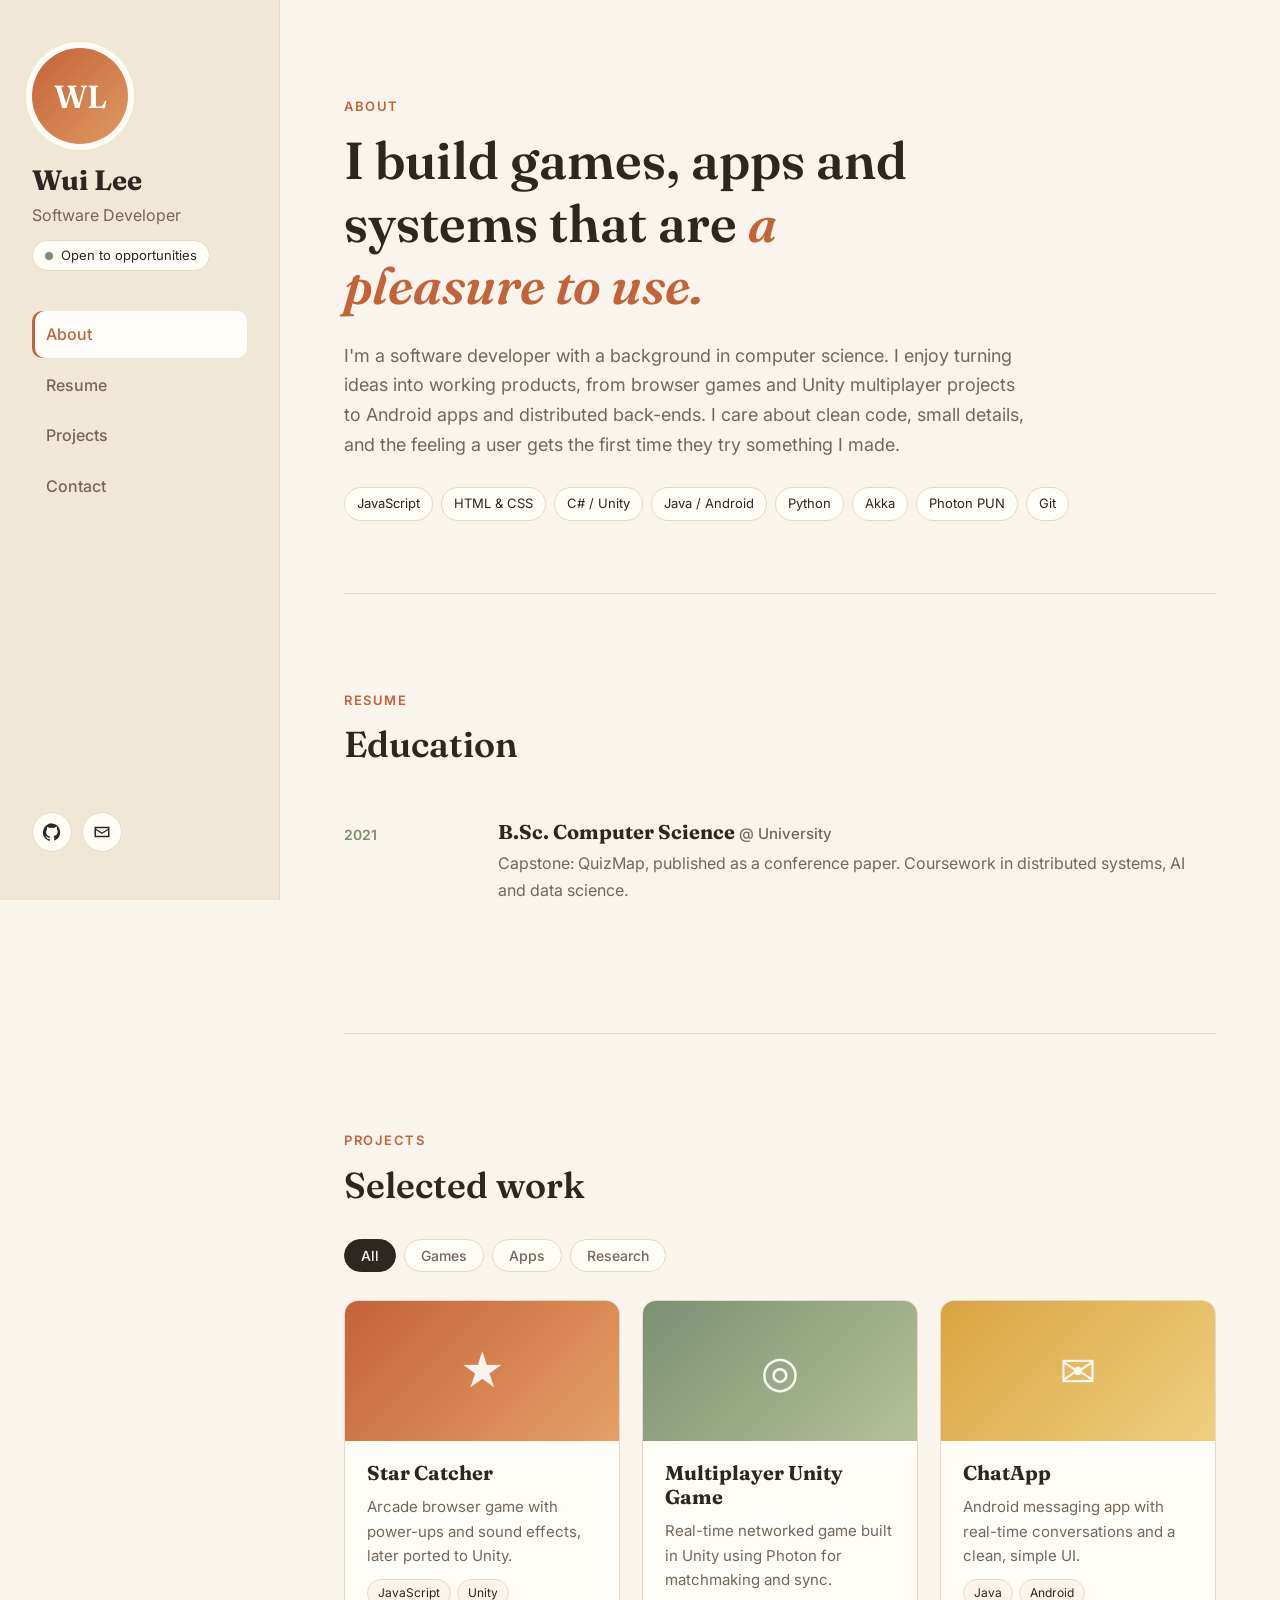
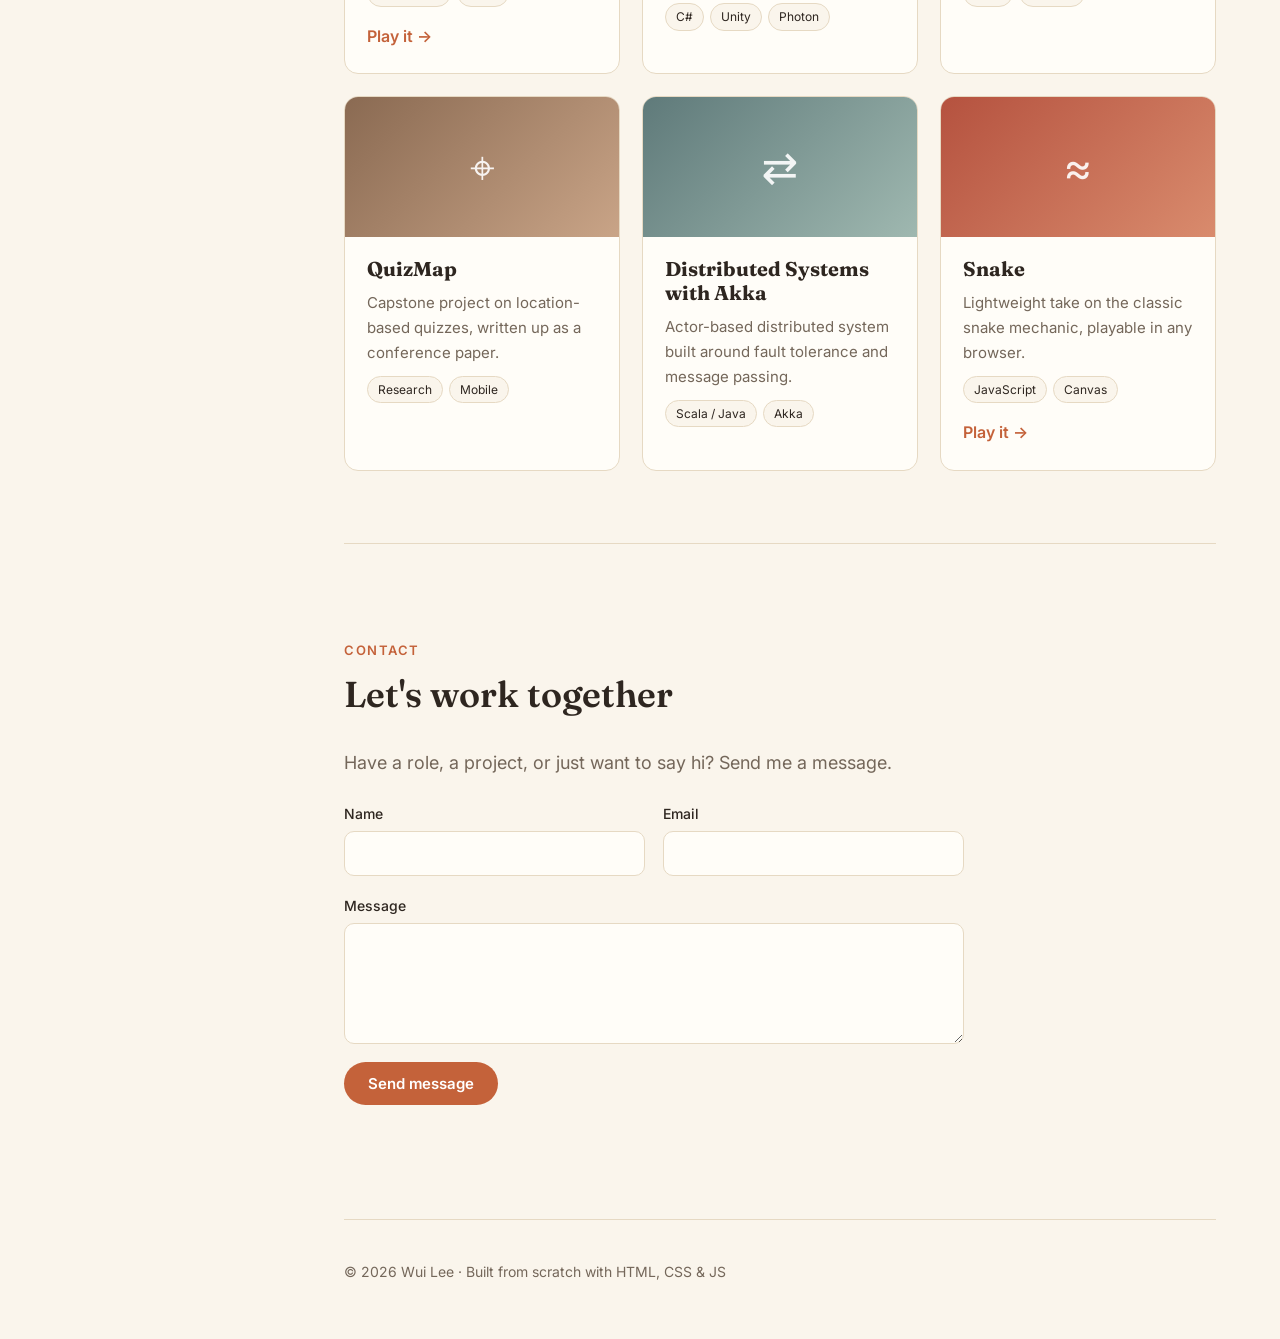
<file: index.html>
<!doctype html>
<html lang="en">
<head>
  <meta charset="utf-8">
  <meta name="viewport" content="width=device-width, initial-scale=1">
  <title>Wui Lee | Portfolio</title>
  <meta name="description" content="Wui Lee, software developer working on games, mobile apps and distributed systems.">
  <link rel="preconnect" href="https://fonts.googleapis.com">
  <link rel="preconnect" href="https://fonts.gstatic.com" crossorigin>
  <link href="https://fonts.googleapis.com/css2?family=Fraunces:opsz,wght@9..144,400;9..144,600;9..144,700&family=Inter:wght@400;500;600&display=swap" rel="stylesheet">
  <link rel="stylesheet" href="styles.css">
</head>
<body>

  <!-- ============ SIDEBAR ============ -->
  <aside class="sidebar" id="sidebar">
    <div class="profile">
      <!-- Replace with <img src="photo.jpg" alt="Wui Lee"> when you have a photo -->
      <div class="avatar" aria-hidden="true">WL</div>
      <h1 class="name">Wui Lee</h1>
      <p class="role">Software Developer</p>
      <p class="status"><span class="dot"></span> Open to opportunities</p>
    </div>

    <button class="menu-toggle" id="menuToggle" aria-expanded="false" aria-controls="nav">Menu</button>

    <nav class="nav" id="nav">
      <a href="#about" class="active">About</a>
      <a href="#resume">Resume</a>
      <a href="#projects">Projects</a>
      <a href="#contact">Contact</a>
    </nav>

    <div class="socials">
      <a href="https://github.com/WuiLee" aria-label="GitHub" target="_blank" rel="noopener">
        <svg viewBox="0 0 24 24"><path d="M12 .5a12 12 0 0 0-3.8 23.4c.6.1.8-.3.8-.6v-2c-3.3.7-4-1.6-4-1.6-.6-1.4-1.4-1.8-1.4-1.8-1-.7.1-.7.1-.7 1.2.1 1.8 1.2 1.8 1.2 1 1.8 2.8 1.3 3.5 1 .1-.8.4-1.3.7-1.6-2.7-.3-5.5-1.3-5.5-5.9 0-1.3.5-2.4 1.2-3.2-.1-.3-.5-1.5.1-3.2 0 0 1-.3 3.3 1.2a11.5 11.5 0 0 1 6 0C17.3 4.7 18.3 5 18.3 5c.6 1.7.2 2.9.1 3.2.8.8 1.2 1.9 1.2 3.2 0 4.6-2.8 5.6-5.5 5.9.4.4.8 1.1.8 2.2v3.3c0 .3.2.7.8.6A12 12 0 0 0 12 .5Z"/></svg>
      </a>
      <a href="#contact" aria-label="Email">
        <svg viewBox="0 0 24 24"><path d="M2 5h20v14H2V5Zm2 2v.5l8 5 8-5V7H4Zm16 2.8-8 5-8-5V17h16V9.8Z"/></svg>
      </a>
    </div>
  </aside>

  <!-- ============ MAIN ============ -->
  <main class="content">

    <!-- ABOUT -->
    <section id="about" class="section">
      <p class="eyebrow">About</p>
      <h2 class="headline">I build games, apps and systems that are <em>a pleasure to use.</em></h2>
      <p class="lead">
        I'm a software developer with a background in computer science. I enjoy turning ideas into
        working products, from browser games and Unity multiplayer projects to Android apps and
        distributed back-ends. I care about clean code, small details, and the feeling a user gets
        the first time they try something I made.
      </p>
      <div class="skills">
        <span>JavaScript</span><span>HTML &amp; CSS</span><span>C# / Unity</span><span>Java / Android</span>
        <span>Python</span><span>Akka</span><span>Photon PUN</span><span>Git</span>
      </div>
    </section>

    <!-- RESUME -->
    <section id="resume" class="section">
      <p class="eyebrow">Resume</p>
      <h2 class="title">Education</h2>
      <ol class="timeline">
        <li>
          <span class="when">2021</span>
          <div>
            <h3>B.Sc. Computer Science <span class="at">@ University</span></h3>
            <p>Capstone: QuizMap, published as a conference paper. Coursework in distributed systems, AI and data science.</p>
          </div>
        </li>
      </ol>
    </section>

    <!-- PROJECTS -->
    <section id="projects" class="section">
      <p class="eyebrow">Projects</p>
      <h2 class="title">Selected work</h2>

      <div class="filters" role="group" aria-label="Filter projects">
        <button class="chip active" data-filter="all">All</button>
        <button class="chip" data-filter="games">Games</button>
        <button class="chip" data-filter="apps">Apps</button>
        <button class="chip" data-filter="research">Research</button>
      </div>

      <div class="cards">
        <article class="card" data-tags="games">
          <div class="thumb t1"><span>★</span></div>
          <div class="card-body">
            <h3>Star Catcher</h3>
            <p>Arcade browser game with power-ups and sound effects, later ported to Unity.</p>
            <div class="tags"><span>JavaScript</span><span>Unity</span></div>
            <a class="link" href="star-catcher.html">Play it →</a>
          </div>
        </article>

        <article class="card" data-tags="games">
          <div class="thumb t2"><span>◎</span></div>
          <div class="card-body">
            <h3>Multiplayer Unity Game</h3>
            <p>Real-time networked game built in Unity using Photon for matchmaking and sync.</p>
            <div class="tags"><span>C#</span><span>Unity</span><span>Photon</span></div>
          </div>
        </article>

        <article class="card" data-tags="apps">
          <div class="thumb t3"><span>✉</span></div>
          <div class="card-body">
            <h3>ChatApp</h3>
            <p>Android messaging app with real-time conversations and a clean, simple UI.</p>
            <div class="tags"><span>Java</span><span>Android</span></div>
          </div>
        </article>

        <article class="card" data-tags="research">
          <div class="thumb t4"><span>⌖</span></div>
          <div class="card-body">
            <h3>QuizMap</h3>
            <p>Capstone project on location-based quizzes, written up as a conference paper.</p>
            <div class="tags"><span>Research</span><span>Mobile</span></div>
          </div>
        </article>

        <article class="card" data-tags="research">
          <div class="thumb t5"><span>⇄</span></div>
          <div class="card-body">
            <h3>Distributed Systems with Akka</h3>
            <p>Actor-based distributed system built around fault tolerance and message passing.</p>
            <div class="tags"><span>Scala / Java</span><span>Akka</span></div>
          </div>
        </article>

        <article class="card" data-tags="games">
          <div class="thumb t6"><span>≈</span></div>
          <div class="card-body">
            <h3>Snake</h3>
            <p>Lightweight take on the classic snake mechanic, playable in any browser.</p>
            <div class="tags"><span>JavaScript</span><span>Canvas</span></div>
            <a class="link" href="snake-game/index.html">Play it →</a>
          </div>
        </article>
      </div>
    </section>

    <!-- CONTACT -->
    <section id="contact" class="section">
      <p class="eyebrow">Contact</p>
      <h2 class="title">Let's work together</h2>
      <p class="lead">Have a role, a project, or just want to say hi? Send me a message.</p>

      <form class="form" id="contactForm">
        <div class="row">
          <label>Name<input name="name" required autocomplete="name"></label>
          <label>Email<input name="email" type="email" required autocomplete="email"></label>
        </div>
        <label>Message<textarea name="message" rows="5" required></textarea></label>
        <button class="btn" type="submit">Send message</button>
        <p class="form-note" id="formNote" role="status"></p>
      </form>
    </section>

    <footer class="footer">© <span id="year"></span> Wui Lee · Built from scratch with HTML, CSS &amp; JS</footer>
  </main>

  <script src="script.js"></script>
</body>
</html>
</file>
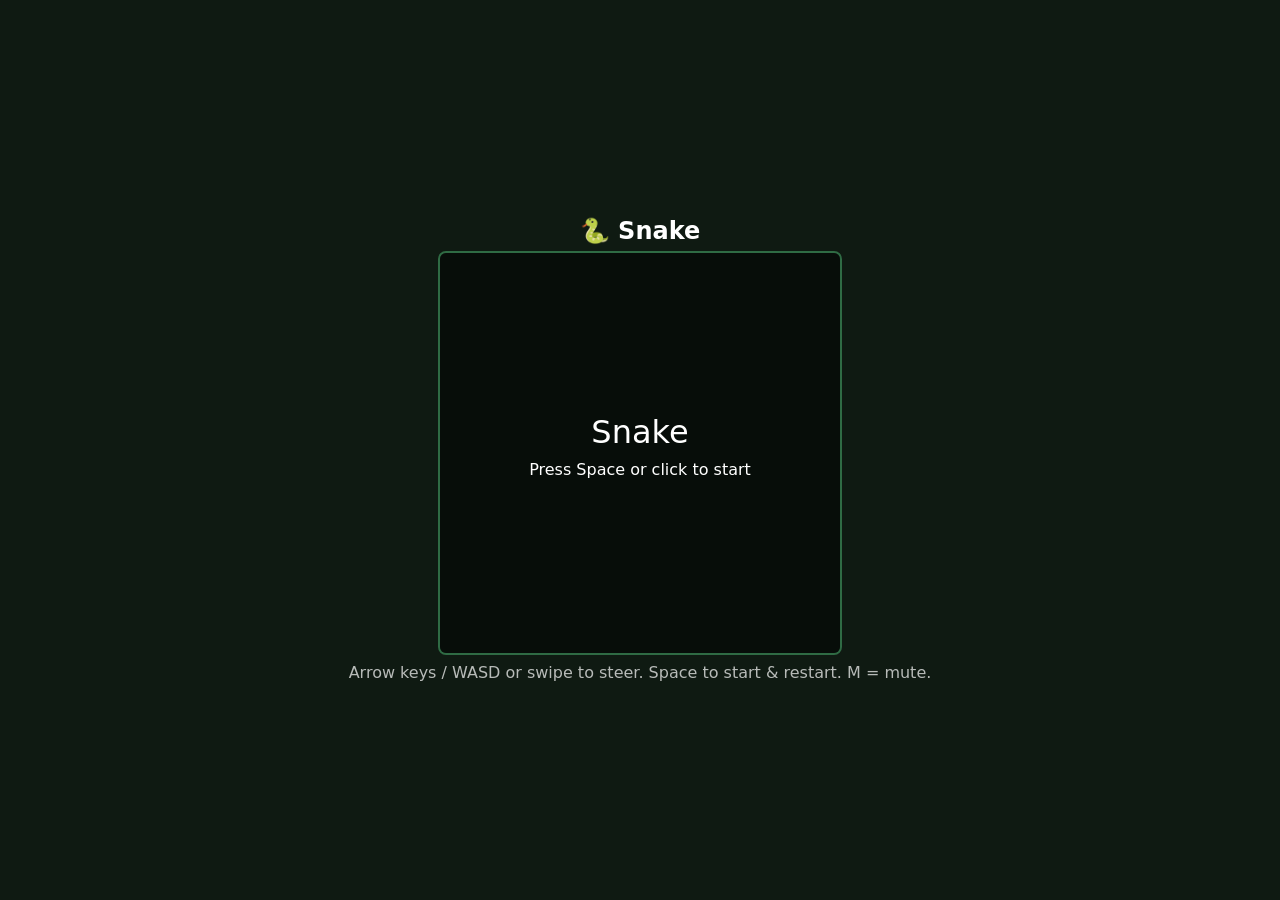
<file: snake-game/index.html>
<!doctype html>
<html>
<head>
<meta charset="utf-8">
<meta name="viewport" content="width=device-width,initial-scale=1">
<title>Snake Game</title>
<style>
  body{margin:0;background:#0f1a12;color:#fff;font-family:system-ui,sans-serif;display:flex;flex-direction:column;align-items:center;justify-content:center;min-height:100vh}
  canvas{background:#16261b;border:2px solid #2f6b44;border-radius:8px;max-width:95vw;touch-action:none}
  p{opacity:.7;margin:8px;text-align:center}
</style>
</head>
<body>
<h2 style="margin:6px">🐍 Snake</h2>
<canvas id="c" width="400" height="400"></canvas>
<p>Arrow keys / WASD or swipe to steer. Space to start &amp; restart. M = mute.</p>
<script>
const c=document.getElementById('c'),x=c.getContext('2d');
const N=20,S=c.width/N;
let snake,dir,next,food,score,over,started=false,speed,timer;
let best=+localStorage.getItem('snakeBest')||0,muted=false;

/* ---------- Sound (WebAudio, no files needed) ---------- */
let ac;
function tone(freq,dur,type='sine',vol=.15,slide=0,delay=0){
  if(muted)return;
  try{
    ac=ac||new (window.AudioContext||window.webkitAudioContext)();
    const o=ac.createOscillator(),g=ac.createGain(),t=ac.currentTime+delay;
    o.type=type;o.frequency.setValueAtTime(freq,t);
    if(slide)o.frequency.linearRampToValueAtTime(freq+slide,t+dur);
    g.gain.setValueAtTime(vol,t);g.gain.exponentialRampToValueAtTime(.001,t+dur);
    o.connect(g).connect(ac.destination);o.start(t);o.stop(t+dur);
  }catch(e){}
}
const sfx={
  eat:()=>tone(500+Math.min(score,20)*25,.12,'triangle',.2,250),
  turn:()=>tone(180,.03,'square',.04),
  start:()=>{tone(440,.1,'square',.1);tone(660,.15,'square',.1,0,.1)},
  record:()=>[523,659,784,1046].forEach((f,i)=>tone(f,.14,'triangle',.18,0,i*.09)),
  over:()=>[400,330,260,180].forEach((f,i)=>tone(f,.25,'sawtooth',.15,0,i*.16))
};

function reset(){
  snake=[{x:10,y:10},{x:9,y:10},{x:8,y:10}];
  dir={x:1,y:0};next=dir;score=0;over=false;speed=130;
  placeFood();schedule();
}
function placeFood(){
  do{food={x:Math.floor(Math.random()*N),y:Math.floor(Math.random()*N)}}
  while(snake.some(s=>s.x===food.x&&s.y===food.y));
}
function schedule(){clearTimeout(timer);timer=setTimeout(tick,speed)}
function tick(){
  if(over)return;
  dir=next;
  const h={x:snake[0].x+dir.x,y:snake[0].y+dir.y};
  if(h.x<0||h.y<0||h.x>=N||h.y>=N||snake.some(s=>s.x===h.x&&s.y===h.y)){
    over=true;const rec=score>best;best=Math.max(best,score);
    if(rec&&score>0){sfx.over();setTimeout(sfx.record,700)}else sfx.over();
    try{localStorage.setItem('snakeBest',best)}catch(e){}
    draw();return;
  }
  snake.unshift(h);
  if(h.x===food.x&&h.y===food.y){score++;sfx.eat();speed=Math.max(60,speed-3);placeFood()}
  else snake.pop();
  draw();schedule();
}
function turn(dx,dy){
  if(dx===-dir.x&&dy===-dir.y)return; // no reversing
  if(next.x!==dx||next.y!==dy)sfx.turn();
  next={x:dx,y:dy};
}
function start(){if(!started||over){started=true;reset();draw();sfx.start()}}
addEventListener('keydown',e=>{
  const k=e.key;
  if(k==='m'||k==='M'){muted=!muted;return}
  if(k===' '){e.preventDefault();start();return}
  if(k==='ArrowUp'||k==='w')turn(0,-1);
  else if(k==='ArrowDown'||k==='s')turn(0,1);
  else if(k==='ArrowLeft'||k==='a')turn(-1,0);
  else if(k==='ArrowRight'||k==='d')turn(1,0);
  if(k.startsWith('Arrow'))e.preventDefault();
});
let t0;
c.addEventListener('touchstart',e=>{t0=e.touches[0];start()},{passive:true});
c.addEventListener('touchend',e=>{
  if(!t0)return;const t=e.changedTouches[0],dx=t.clientX-t0.clientX,dy=t.clientY-t0.clientY;
  if(Math.max(Math.abs(dx),Math.abs(dy))<20)return;
  if(Math.abs(dx)>Math.abs(dy))turn(dx>0?1:-1,0);else turn(0,dy>0?1:-1);
});
c.addEventListener('click',start);

function draw(){
  x.clearRect(0,0,c.width,c.height);
  if(started){
    x.fillStyle='#ff5a5a';x.beginPath();x.arc(food.x*S+S/2,food.y*S+S/2,S/2-2,0,7);x.fill();
    snake.forEach((s,i)=>{x.fillStyle=i?'#4ade80':'#bbf7d0';x.fillRect(s.x*S+1,s.y*S+1,S-2,S-2)});
    x.fillStyle='#fff';x.font='16px system-ui';x.textAlign='left';
    x.fillText('Score '+score+'   Best '+best+(muted?'   🔇':''),8,20);
  }
  if(!started||over){
    x.fillStyle='rgba(0,0,0,.65)';x.fillRect(0,0,c.width,c.height);
    x.fillStyle='#fff';x.textAlign='center';
    x.font='32px system-ui';x.fillText(over?'Game Over':'Snake',c.width/2,c.height/2-10);
    x.font='16px system-ui';
    x.fillText(over?'Score '+score+' — press Space or click':'Press Space or click to start',c.width/2,c.height/2+22);
  }
}
draw();
</script>
</body>
</html>
</file>
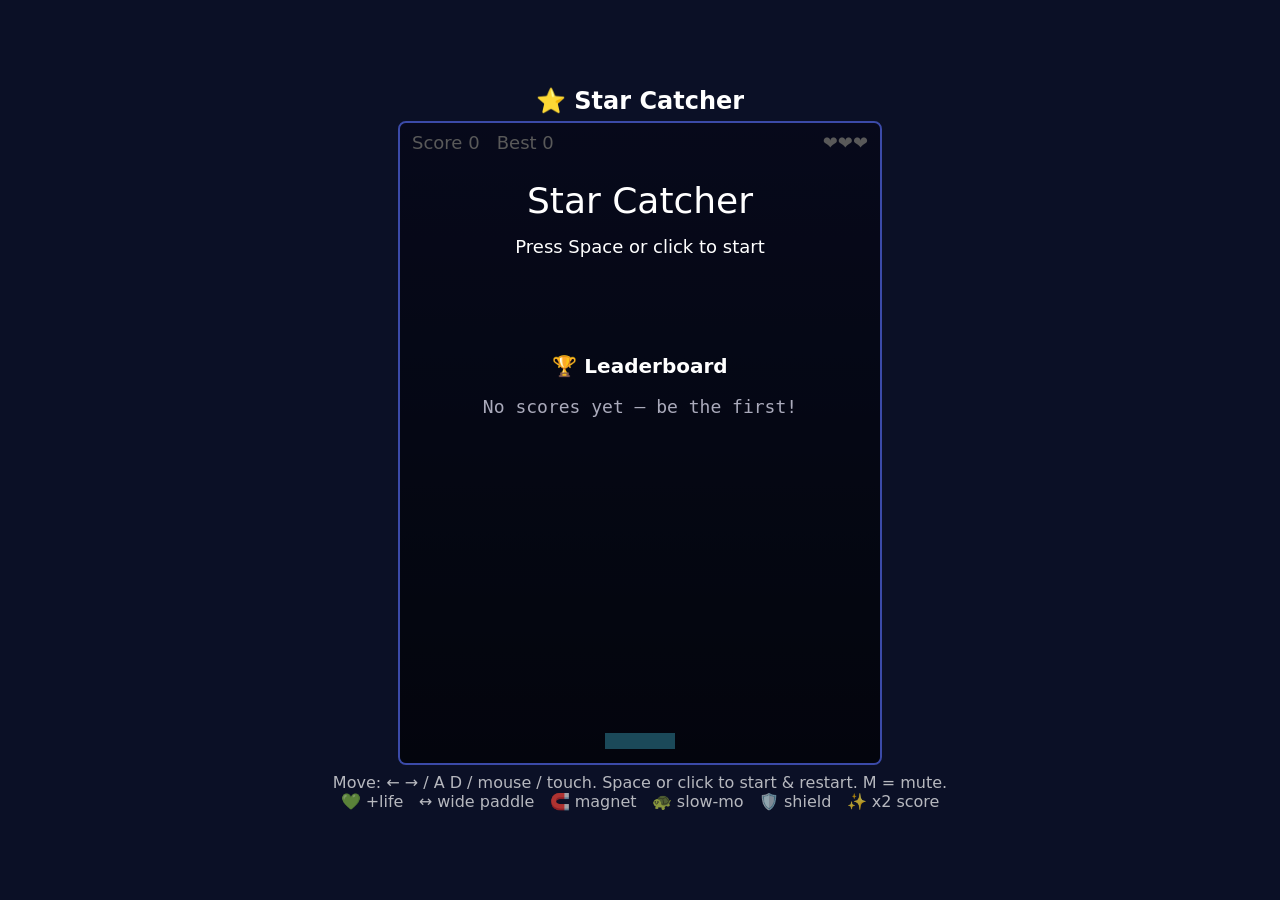
<file: star-catcher.html>
<!doctype html>
<html>
<head>
<meta charset="utf-8">
<meta name="viewport" content="width=device-width,initial-scale=1">
<title>Star Catcher</title>
<style>
  body{margin:0;background:#0b1026;color:#fff;font-family:system-ui,sans-serif;display:flex;flex-direction:column;align-items:center;justify-content:center;min-height:100vh}
  canvas{background:linear-gradient(#141b4d,#0b1026);border:2px solid #3b4aa8;border-radius:8px;max-width:95vw;touch-action:none}
  p{opacity:.7;margin:8px;text-align:center}
</style>
</head>
<body>
<h2 style="margin:6px">⭐ Star Catcher</h2>
<canvas id="c" width="480" height="640"></canvas>
<p>Move: ← → / A D / mouse / touch. Space or click to start &amp; restart. M = mute.<br>
💚 +life &nbsp; ↔️ wide paddle &nbsp; 🧲 magnet &nbsp; 🐢 slow-mo &nbsp; 🛡️ shield &nbsp; ✨ x2 score</p>
<script>
const c=document.getElementById('c'),x=c.getContext('2d');
const W=c.width,H=c.height;
let p,items,score,lives,t,over,started=false,fx,effects,combo,muted=false;
let best=+localStorage.getItem('best')||0,keys={};

/* ---------- Leaderboard (saved in this browser) ---------- */
let board=[],entering=false,nameBuf='',lastRank=-1;
try{board=JSON.parse(localStorage.getItem('board')||'[]')}catch(e){}
function saveBoard(){try{localStorage.setItem('board',JSON.stringify(board))}catch(e){}}
function qualifies(s){return s>0&&(board.length<10||s>board[board.length-1].score)}
function endGame(){
  over=true;best=Math.max(best,score);localStorage.setItem('best',best);sfx.over();
  lastRank=-1;
  if(qualifies(score)){entering=true;nameBuf=localStorage.getItem('lastName')||''}
}
function submitName(){
  const n=(nameBuf.trim()||'ANON').toUpperCase();
  try{localStorage.setItem('lastName',n)}catch(e){}
  board.push({name:n,score,date:new Date().toISOString().slice(0,10)});
  board.sort((a,b)=>b.score-a.score);
  const mine=board.findIndex(e=>e.name===n&&e.score===score);
  board=board.slice(0,10);lastRank=mine<10?mine:-1;
  saveBoard();entering=false;sfx.life();
}

/* ---------- Sound (WebAudio, no files needed) ---------- */
let ac;
function tone(freq,dur,type='sine',vol=.15,slide=0,delay=0){
  if(muted)return;
  try{
    ac=ac||new (window.AudioContext||window.webkitAudioContext)();
    const o=ac.createOscillator(),g=ac.createGain(),s=ac.currentTime+delay;
    o.type=type;o.frequency.setValueAtTime(freq,s);
    if(slide)o.frequency.linearRampToValueAtTime(freq+slide,s+dur);
    g.gain.setValueAtTime(vol,s);g.gain.exponentialRampToValueAtTime(.001,s+dur);
    o.connect(g).connect(ac.destination);o.start(s);o.stop(s+dur);
  }catch(e){}
}
const sfx={
  star:()=>{tone(660+Math.min(combo,10)*40,.12,'triangle',.18,300)},
  hit:()=>{tone(150,.3,'sawtooth',.2,-100)},
  miss:()=>{tone(220,.2,'square',.1,-80)},
  power:()=>{[523,659,784,1046].forEach((f,i)=>tone(f,.12,'square',.1,0,i*.07))},
  life:()=>{[392,523,659].forEach((f,i)=>tone(f,.15,'triangle',.18,0,i*.08))},
  shield:()=>{tone(300,.25,'sine',.2,400)},
  over:()=>{[400,330,260,180].forEach((f,i)=>tone(f,.25,'sawtooth',.15,0,i*.18))},
  start:()=>{tone(440,.1,'square',.1);tone(660,.15,'square',.1,0,.1)}
};

/* ---------- Game state ---------- */
const POWERS={
  life:  {e:'💚',dur:0},
  wide:  {e:'↔️',dur:600},
  magnet:{e:'🧲',dur:600},
  slow:  {e:'🐢',dur:420},
  shield:{e:'🛡️',dur:0},
  double:{e:'✨',dur:600}
};
function reset(){
  p={x:W/2,w:70,h:16,shield:false};
  items=[];fx=[];effects={};score=0;lives=3;t=0;over=false;combo=0;
}
reset();

addEventListener('keydown',e=>{
  if(entering){
    e.preventDefault();
    if(e.key==='Enter')submitName();
    else if(e.key==='Backspace')nameBuf=nameBuf.slice(0,-1);
    else if(/^[a-zA-Z0-9]$/.test(e.key)&&nameBuf.length<10)nameBuf+=e.key.toUpperCase();
    return;
  }
  keys[e.key]=true;
  if(e.key==='m'||e.key==='M')muted=!muted;
  if(e.key===' '){e.preventDefault();startOrRestart()}
});
addEventListener('keyup',e=>keys[e.key]=false);
function startOrRestart(){
  if(entering)return;
  if(!started){started=true;reset();sfx.start()}
  else if(over){reset();sfx.start()}
}
function pointer(e){const r=c.getBoundingClientRect();const cx=e.touches?e.touches[0].clientX:e.clientX;p.x=(cx-r.left)*W/r.width}
c.addEventListener('mousemove',pointer);
c.addEventListener('touchmove',e=>{e.preventDefault();pointer(e)},{passive:false});
c.addEventListener('click',startOrRestart);
c.addEventListener('touchstart',e=>{startOrRestart()},{passive:true});

function burst(px,py,color,n=10){
  for(let i=0;i<n;i++)fx.push({x:px,y:py,vx:(Math.random()-.5)*6,vy:(Math.random()-.5)*6,l:25,color});
}
function floatText(txt,px,py,color='#fff'){fx.push({x:px,y:py,vx:0,vy:-1.2,l:40,text:txt,color})}
function loseLife(){
  if(p.shield){p.shield=false;sfx.shield();floatText('Blocked!',p.x,H-50,'#7ef');return}
  combo=0;lives--;
  if(lives<=0)endGame();
}
function activate(kind){
  sfx.power();
  if(kind==='life'){lives=Math.min(5,lives+1);sfx.life();floatText('+Life',p.x,H-50,'#6f6')}
  else if(kind==='shield'){p.shield=true;floatText('Shield!',p.x,H-50,'#7ef')}
  else{effects[kind]=POWERS[kind].dur;floatText(POWERS[kind].e,p.x,H-50)}
}

/* ---------- Update ---------- */
function update(){
  t++;
  for(const k in effects)if(--effects[k]<=0)delete effects[k];
  const speed=effects.slow?.5:1;
  p.w=effects.wide?130:70;
  if(keys.ArrowLeft||keys.a||keys.A)p.x-=7;
  if(keys.ArrowRight||keys.d||keys.D)p.x+=7;
  p.x=Math.max(p.w/2,Math.min(W-p.w/2,p.x));

  const rate=Math.max(18,50-score/3);
  if(t%Math.floor(rate)===0){
    const r=Math.random();
    let it={x:Math.random()*(W-40)+20,y:-20,v:(2+Math.random()*2+Math.min(score,150)/40)};
    if(r<.10){it.kind=Object.keys(POWERS)[Math.floor(Math.random()*6)];it.power=true}
    else if(r<.60)it.kind='star';
    else it.kind='rock';
    items.push(it);
  }
  for(const i of items){
    i.y+=i.v*speed;
    if(effects.magnet&&(i.kind==='star'||i.power)&&i.y>0){
      const dx=p.x-i.x,dy=(H-30)-i.y,d=Math.hypot(dx,dy);
      if(d<220){i.x+=dx/d*4;i.y+=dy/d*2}
    }
    const caught=i.y>H-42&&i.y<H-8&&Math.abs(i.x-p.x)<p.w/2+10;
    if(caught){
      i.done=true;
      if(i.kind==='star'){
        combo++;
        const pts=(effects.double?2:1)*(combo>=5?2:1);
        score+=pts;sfx.star();burst(i.x,i.y,'#ffd84a',8);
        if(combo===5)floatText('Combo x2!',p.x,H-60,'#fa4');
      }else if(i.kind==='rock'){sfx.hit();burst(i.x,i.y,'#f66',14);loseLife()}
      else{burst(i.x,i.y,'#8ff',14);activate(i.kind)}
    }else if(i.y>H){
      i.done=true;
      if(i.kind==='star'){sfx.miss();loseLife()}
    }
  }
  items=items.filter(i=>!i.done);
  for(const f of fx){f.x+=f.vx;f.y+=f.vy;f.l--}
  fx=fx.filter(f=>f.l>0);
}

/* ---------- Draw ---------- */
function draw(){
  x.clearRect(0,0,W,H);
  // paddle
  x.fillStyle=effects.magnet?'#c9f':'#4fd1ff';
  x.fillRect(p.x-p.w/2,H-30,p.w,p.h);
  if(p.shield){x.strokeStyle='#7ef';x.lineWidth=3;x.beginPath();x.arc(p.x,H-22,p.w/2+8,Math.PI,0);x.stroke()}
  // items
  x.textAlign='center';x.font='28px serif';
  for(const i of items){
    const e=i.kind==='star'?'⭐':i.kind==='rock'?'🪨':POWERS[i.kind].e;
    if(i.power){x.save();x.shadowColor='#8ff';x.shadowBlur=18;x.fillText(e,i.x,i.y);x.restore()}
    else x.fillText(e,i.x,i.y);
  }
  // particles
  for(const f of fx){
    x.globalAlpha=Math.max(0,f.l/30);x.fillStyle=f.color;
    if(f.text){x.font='bold 18px system-ui';x.fillText(f.text,f.x,f.y)}
    else x.fillRect(f.x,f.y,4,4);
  }
  x.globalAlpha=1;
  // HUD
  x.fillStyle='#fff';x.font='18px system-ui';x.textAlign='left';
  x.fillText('Score '+score+'   Best '+best+(combo>=5?'   🔥x2':''),12,26);
  x.textAlign='right';x.fillText((muted?'🔇 ':'')+'❤'.repeat(lives),W-12,26);
  // active effect bars
  let yy=44;x.textAlign='left';x.font='14px system-ui';
  for(const k in effects){
    x.fillText(POWERS[k].e,12,yy+12);
    x.fillStyle='#3b4aa8';x.fillRect(36,yy,100,10);
    x.fillStyle='#8ff';x.fillRect(36,yy,100*effects[k]/POWERS[k].dur,10);
    x.fillStyle='#fff';yy+=20;
  }
  if(p.shield){x.fillText('🛡️ ready',12,yy+12)}
  // overlays
  if(!started||over){
    x.fillStyle='rgba(0,0,0,.65)';x.fillRect(0,0,W,H);
    x.fillStyle='#fff';x.textAlign='center';
    x.font='36px system-ui';x.fillText(over?'Game Over':'Star Catcher',W/2,90);
    x.font='18px system-ui';
    if(entering){
      x.fillText('New high score: '+score+'!',W/2,130);
      x.fillText('Type your name, then press Enter',W/2,160);
      x.font='bold 28px monospace';x.fillStyle='#ffd84a';
      x.fillText((nameBuf||'')+(Date.now()%1000<500?'_':' '),W/2,200);
      x.fillStyle='#fff';
    }else{
      x.fillText(over?'Score '+score+' — press Space or click':'Press Space or click to start',W/2,130);
    }
    // leaderboard
    x.font='bold 20px system-ui';x.fillText('🏆 Leaderboard',W/2,250);
    x.font='18px monospace';
    if(!board.length){x.fillStyle='#aab';x.fillText('No scores yet — be the first!',W/2,290)}
    board.forEach((e,i)=>{
      const y=285+i*28;
      x.fillStyle=i===lastRank?'#ffd84a':'#fff';
      x.textAlign='left';x.fillText((i+1+'.').padEnd(4)+e.name.padEnd(11),W/2-130,y);
      x.textAlign='right';x.fillText(String(e.score),W/2+130,y);
    });
    x.fillStyle='#fff';x.textAlign='center';
  }
}
function loop(){if(started&&!over)update();draw();requestAnimationFrame(loop)}
loop();
</script>
</body>
</html>
</file>
<file: styles.css>
/* ===== Warm & friendly palette ===== */
:root {
  --cream: #faf5ec;
  --paper: #fffdf8;
  --sand: #f1e7d6;
  --line: #e6d9c3;
  --ink: #2e2620;
  --muted: #74675a;
  --terracotta: #c4623a;
  --terracotta-dark: #a24d2b;
  --sage: #7c9070;
  --radius: 14px;
  --sidebar-w: 280px;
  --font-serif: "Fraunces", Georgia, serif;
  --font-sans: "Inter", system-ui, -apple-system, Segoe UI, sans-serif;
}

* { box-sizing: border-box; }
html { scroll-behavior: smooth; }
body {
  margin: 0;
  background: var(--cream);
  color: var(--ink);
  font: 16px/1.65 var(--font-sans);
  -webkit-font-smoothing: antialiased;
}
a { color: inherit; }
h1, h2, h3 { font-family: var(--font-serif); line-height: 1.2; margin: 0; }

/* ===== Sidebar ===== */
.sidebar {
  position: fixed;
  inset: 0 auto 0 0;
  width: var(--sidebar-w);
  background: var(--sand);
  border-right: 1px solid var(--line);
  padding: 48px 32px;
  display: flex;
  flex-direction: column;
  gap: 40px;
}
.avatar {
  width: 96px; height: 96px;
  border-radius: 50%;
  display: grid; place-items: center;
  background: linear-gradient(135deg, var(--terracotta), #e09a5f);
  color: #fff;
  font: 600 32px var(--font-serif);
  box-shadow: 0 0 0 6px var(--paper);
  margin-bottom: 20px;
  object-fit: cover;
}
.name { font-size: 28px; }
.role { margin: 4px 0 12px; color: var(--muted); }
.status {
  display: inline-flex; align-items: center; gap: 8px;
  margin: 0; padding: 4px 12px;
  font-size: 13px;
  background: var(--paper);
  border: 1px solid var(--line);
  border-radius: 999px;
}
.dot { width: 8px; height: 8px; border-radius: 50%; background: var(--sage); }

.nav { display: flex; flex-direction: column; gap: 4px; }
.nav a {
  text-decoration: none;
  padding: 10px 14px;
  border-radius: 10px;
  color: var(--muted);
  font-weight: 500;
  transition: background .2s, color .2s;
}
.nav a:hover { background: var(--paper); color: var(--ink); }
.nav a.active { background: var(--paper); color: var(--terracotta); box-shadow: inset 3px 0 0 var(--terracotta); }

.socials { margin-top: auto; display: flex; gap: 10px; }
.socials a {
  width: 40px; height: 40px;
  display: grid; place-items: center;
  border-radius: 50%;
  background: var(--paper);
  border: 1px solid var(--line);
  transition: transform .2s, background .2s;
}
.socials a:hover { transform: translateY(-2px); background: var(--terracotta); }
.socials a:hover svg { fill: #fff; }
.socials svg { width: 18px; height: 18px; fill: var(--ink); }

.menu-toggle { display: none; }

/* ===== Main content ===== */
.content {
  margin-left: var(--sidebar-w);
  padding: 0 64px;
  max-width: calc(var(--sidebar-w) + 900px);
}
.section {
  padding: 96px 0 72px;
  border-bottom: 1px solid var(--line);
  opacity: 0;
  transform: translateY(16px);
  transition: opacity .6s ease, transform .6s ease;
}
.section.visible { opacity: 1; transform: none; }
.eyebrow {
  margin: 0 0 12px;
  font-size: 13px; font-weight: 600;
  letter-spacing: .12em; text-transform: uppercase;
  color: var(--terracotta);
}
.headline { font-size: clamp(32px, 4.5vw, 52px); font-weight: 600; max-width: 18ch; }
.headline em { color: var(--terracotta); font-style: italic; }
.title { font-size: 36px; font-weight: 600; margin-bottom: 32px; }
.lead { font-size: 18px; color: var(--muted); max-width: 62ch; margin: 24px 0; }

.skills { display: flex; flex-wrap: wrap; gap: 8px; margin-top: 28px; }
.skills span, .tags span {
  padding: 5px 12px;
  font-size: 13px;
  border-radius: 999px;
  background: var(--paper);
  border: 1px solid var(--line);
}

/* ===== Timeline ===== */
.timeline { list-style: none; margin: 0 0 36px; padding: 0; }
.timeline li {
  display: grid;
  grid-template-columns: 130px 1fr;
  gap: 24px;
  padding: 22px 0;
  border-top: 1px dashed var(--line);
}
.timeline li:first-child { border-top: 0; }
.when { font-size: 14px; font-weight: 600; color: var(--sage); padding-top: 3px; }
.timeline h3 { font-size: 20px; }
.at { font-family: var(--font-sans); font-size: 15px; font-weight: 500; color: var(--muted); }
.timeline p { margin: 6px 0 0; color: var(--muted); }

/* ===== Buttons ===== */
.btn {
  display: inline-block;
  padding: 12px 24px;
  border: 0; border-radius: 999px;
  background: var(--terracotta);
  color: #fff;
  font: 600 15px var(--font-sans);
  text-decoration: none;
  cursor: pointer;
  transition: background .2s, transform .2s;
}
.btn:hover { background: var(--terracotta-dark); transform: translateY(-1px); }
.btn-outline { background: transparent; color: var(--terracotta); border: 1.5px solid var(--terracotta); }
.btn-outline:hover { background: var(--terracotta); color: #fff; }

/* ===== Projects ===== */
.filters { display: flex; flex-wrap: wrap; gap: 8px; margin-bottom: 28px; }
.chip {
  padding: 7px 16px;
  border: 1px solid var(--line); border-radius: 999px;
  background: var(--paper);
  font: 500 14px var(--font-sans); color: var(--muted);
  cursor: pointer;
}
.chip.active, .chip:hover { background: var(--ink); color: var(--cream); border-color: var(--ink); }

.cards { display: grid; grid-template-columns: repeat(auto-fill, minmax(250px, 1fr)); gap: 22px; }
.card {
  background: var(--paper);
  border: 1px solid var(--line);
  border-radius: var(--radius);
  overflow: hidden;
  display: flex; flex-direction: column;
  transition: transform .25s, box-shadow .25s;
}
.card:hover { transform: translateY(-4px); box-shadow: 0 14px 30px -14px rgba(90, 60, 30, .35); }
.card.hidden { display: none; }
.thumb { height: 140px; display: grid; place-items: center; font-size: 44px; color: rgba(255,255,255,.9); }
.t1 { background: linear-gradient(135deg, #c4623a, #e6a066); }
.t2 { background: linear-gradient(135deg, #7c9070, #b5c19a); }
.t3 { background: linear-gradient(135deg, #d9a441, #efcf80); }
.t4 { background: linear-gradient(135deg, #8a6a52, #c9a487); }
.t5 { background: linear-gradient(135deg, #5f7a7a, #9fb8b0); }
.t6 { background: linear-gradient(135deg, #b5523f, #d98b6d); }
.card-body { padding: 20px 22px 24px; display: flex; flex-direction: column; gap: 10px; flex: 1; }
.card h3 { font-size: 20px; }
.card p { margin: 0; color: var(--muted); font-size: 15px; }
.tags { display: flex; flex-wrap: wrap; gap: 6px; }
.tags span { font-size: 12px; padding: 3px 10px; background: var(--cream); }
.link { margin-top: auto; padding-top: 6px; font-weight: 600; color: var(--terracotta); text-decoration: none; }
.link:hover { text-decoration: underline; }

/* ===== Contact ===== */
.form { display: grid; gap: 18px; max-width: 620px; }
.row { display: grid; grid-template-columns: 1fr 1fr; gap: 18px; }
label { display: grid; gap: 6px; font-size: 14px; font-weight: 500; }
input, textarea {
  width: 100%;
  padding: 12px 14px;
  font: 15px var(--font-sans); color: var(--ink);
  background: var(--paper);
  border: 1px solid var(--line);
  border-radius: 10px;
  resize: vertical;
}
input:focus, textarea:focus { outline: 2px solid var(--terracotta); outline-offset: 1px; border-color: transparent; }
.form .btn { justify-self: start; }
.form-note { margin: 0; color: var(--sage); font-weight: 500; min-height: 1.5em; }

.footer { padding: 40px 0 56px; font-size: 14px; color: var(--muted); }

/* ===== Responsive ===== */
@media (max-width: 900px) {
  .sidebar {
    position: sticky; top: 0; z-index: 10;
    width: 100%; height: auto;
    flex-direction: row; flex-wrap: wrap; align-items: center;
    padding: 12px 16px; gap: 12px;
    border-right: 0; border-bottom: 1px solid var(--line);
  }
  .profile { display: flex; align-items: center; gap: 12px; }
  .avatar { width: 44px; height: 44px; font-size: 16px; margin: 0; box-shadow: none; }
  .name { font-size: 20px; }
  .role, .status, .socials { display: none; }
  .menu-toggle {
    display: block; margin-left: auto;
    padding: 8px 16px;
    border: 1px solid var(--line); border-radius: 999px;
    background: var(--paper); font: 500 14px var(--font-sans); color: var(--ink);
    cursor: pointer;
  }
  .nav { display: none; width: 100%; }
  .nav.open { display: flex; }
  .content { margin-left: 0; padding: 0 16px; }
  .section { padding: 56px 0 48px; }
  .title { font-size: 30px; }
  .timeline li { grid-template-columns: 1fr; gap: 4px; }
  .row { grid-template-columns: 1fr; }
}

@media (prefers-reduced-motion: reduce) {
  html { scroll-behavior: auto; }
  .section { opacity: 1; transform: none; transition: none; }
}
</file>
